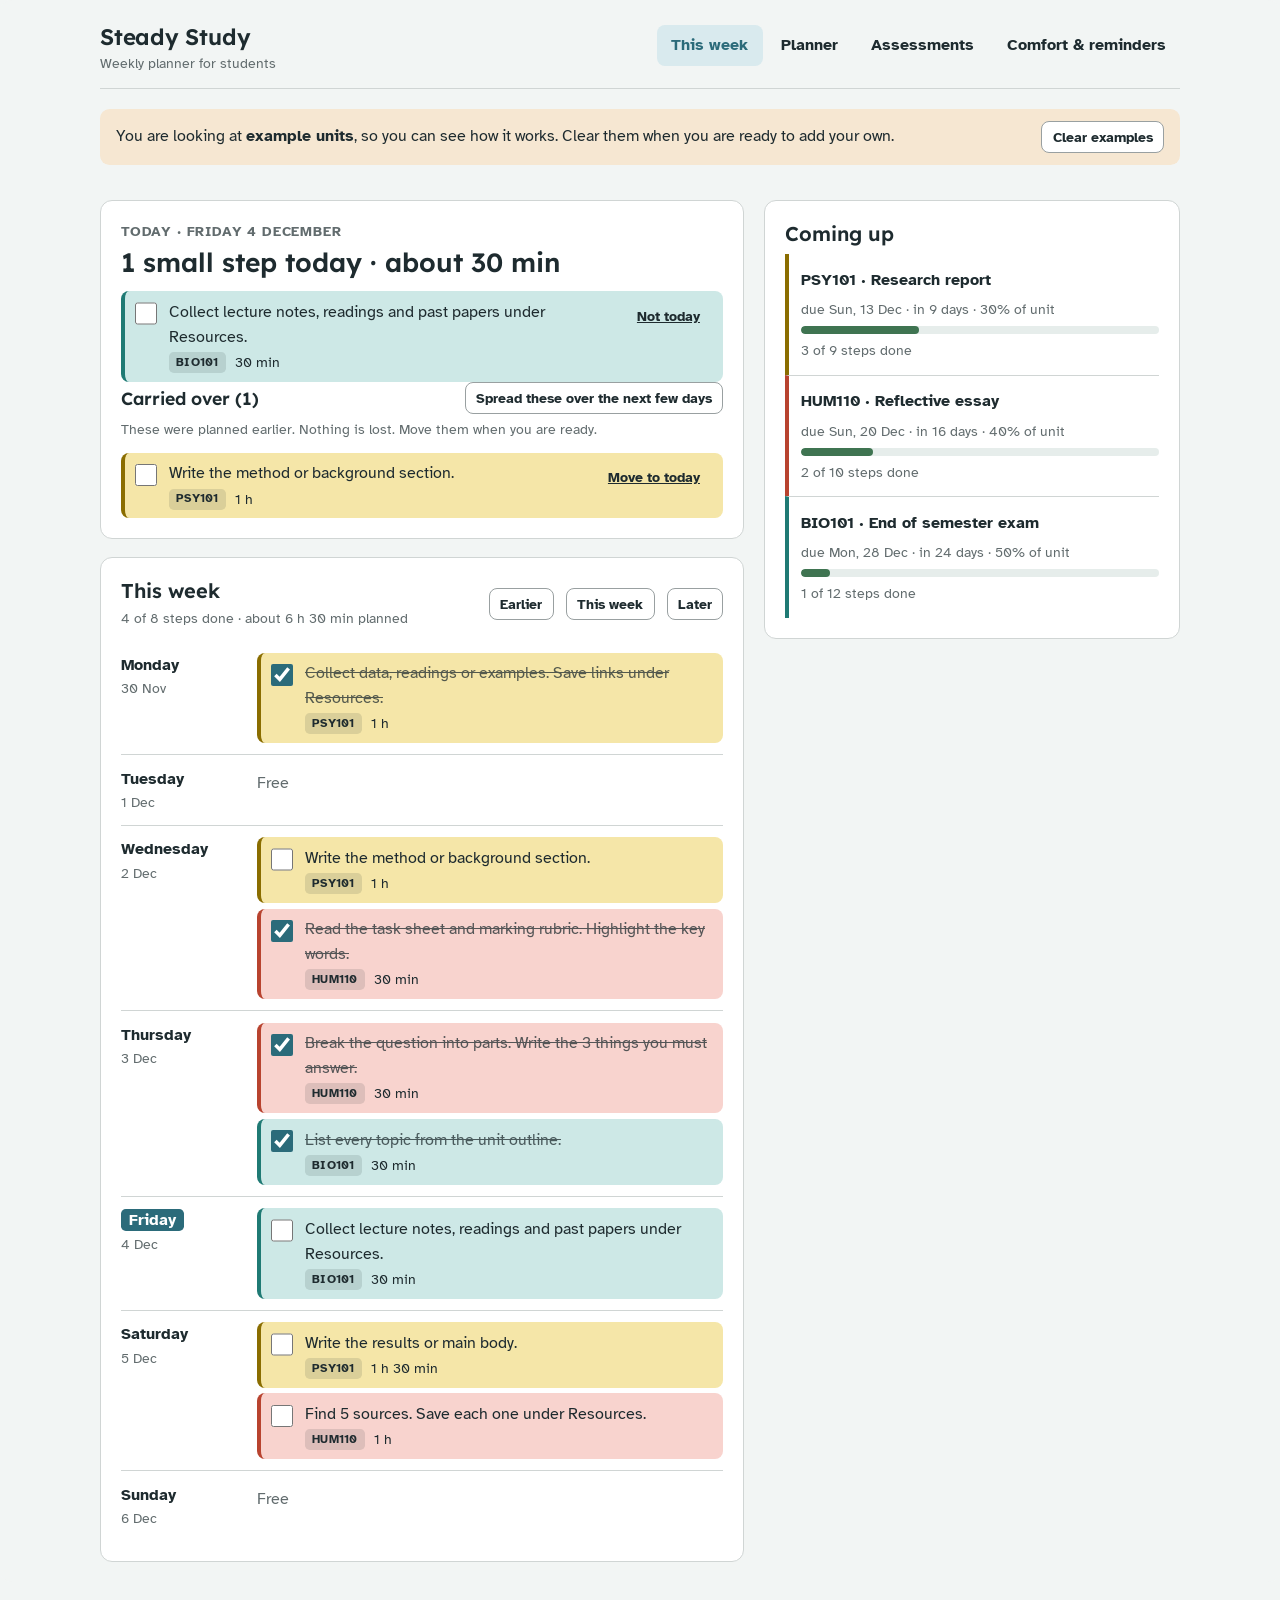
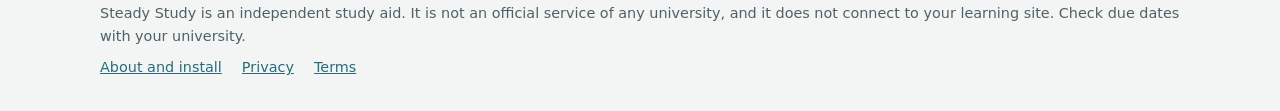
<file: index.html>
<!doctype html>
<html lang="en-AU">
<head>
<meta charset="utf-8">
<meta name="viewport" content="width=device-width, initial-scale=1, viewport-fit=cover">
<meta http-equiv="Content-Security-Policy" content="default-src 'self'; script-src 'self'; style-src 'self' 'unsafe-inline'; img-src 'self' data:; font-src 'self' data:; connect-src 'self'; manifest-src 'self'; worker-src 'self'; base-uri 'none'; form-action 'none'">
<title>Steady Study</title>
<meta name="description" content="A free, private weekly planner that breaks each assessment into small steps. Works offline. No account, no tracking.">
<meta name="theme-color" content="#F2F5F4" media="(prefers-color-scheme: light)">
<meta name="theme-color" content="#111A1C" media="(prefers-color-scheme: dark)">
<meta name="apple-mobile-web-app-capable" content="yes">
<meta name="mobile-web-app-capable" content="yes">
<meta name="apple-mobile-web-app-title" content="Steady Study">
<link rel="manifest" href="manifest.webmanifest">
<link rel="icon" href="icons/favicon.svg" type="image/svg+xml">
<link rel="apple-touch-icon" href="icons/apple-touch-icon.png">
<link rel="stylesheet" href="page.css">
</head>
<body>
<div id="app" class="appwrap"><noscript><p style="padding:1.25rem">Steady Study needs JavaScript to run. Nothing is sent anywhere.</p></noscript></div>
<footer class="pagefoot">
  <p>Steady Study is an independent study aid. It is not an official service of any university, and it does not connect to your learning site. Check due dates with your university.</p>
  <nav aria-label="About this app"><a href="about.html">About and install</a><a href="privacy.html">Privacy</a><a href="terms.html">Terms</a></nav>
</footer>
<script src="app.js" defer></script>
</body>
</html>
</file>
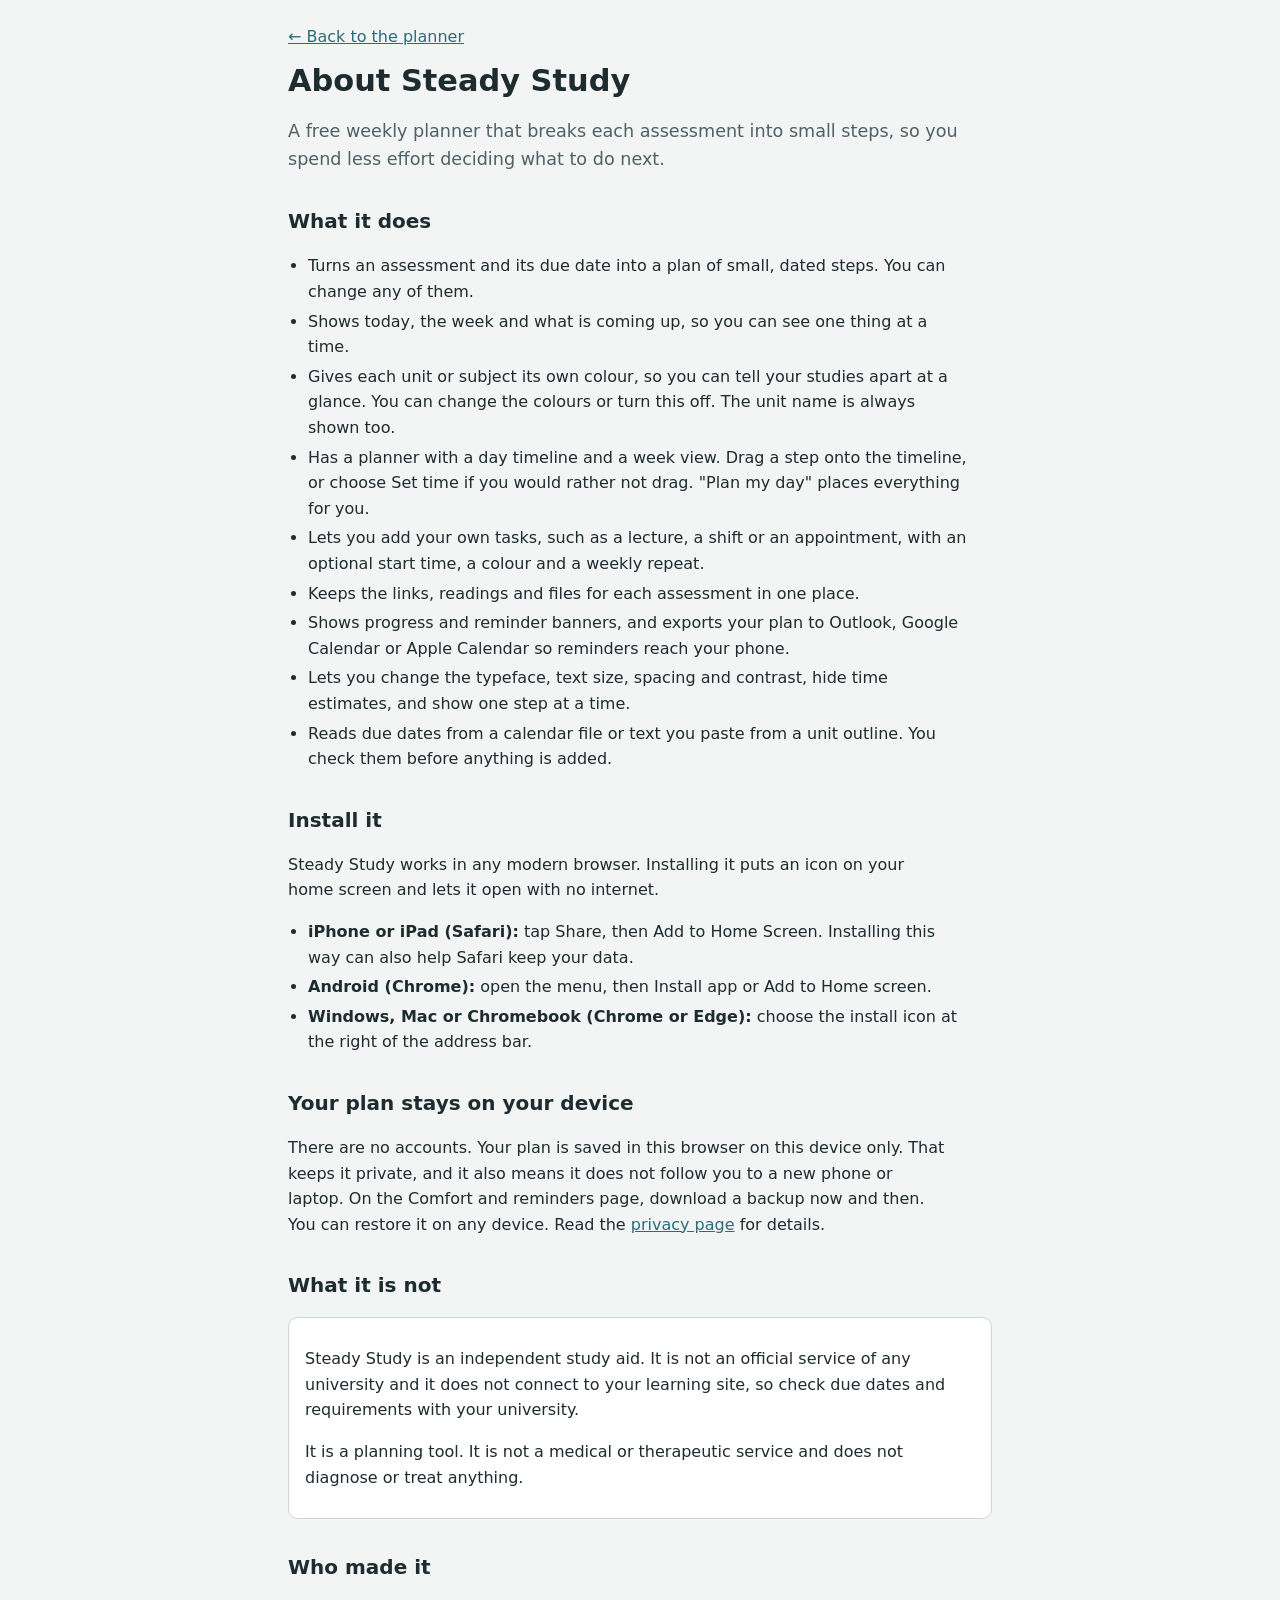
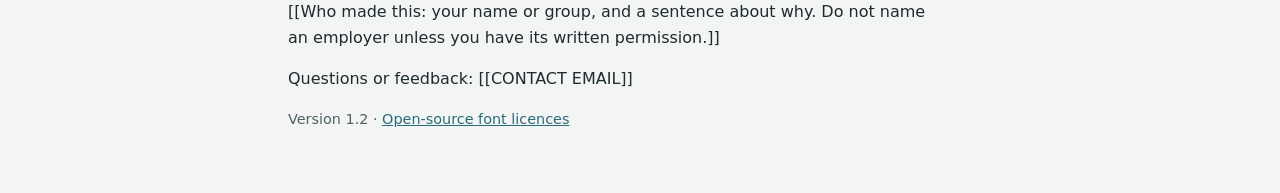
<file: about.html>
<!doctype html>
<html lang="en-AU">
<head>
<meta charset="utf-8">
<meta name="viewport" content="width=device-width, initial-scale=1, viewport-fit=cover">
<meta http-equiv="Content-Security-Policy" content="default-src 'self'; style-src 'self'; img-src 'self' data:; base-uri 'none'; form-action 'none'">
<meta name="theme-color" content="#F2F5F4" media="(prefers-color-scheme: light)">
<meta name="theme-color" content="#111A1C" media="(prefers-color-scheme: dark)">
<link rel="icon" href="icons/favicon.svg" type="image/svg+xml">
<link rel="stylesheet" href="page.css">
<title>About Steady Study</title>
<meta name="description" content="What Steady Study is, how to install it on your phone or computer, and who made it.">
</head>
<body>
<main class="doc">
  <a class="back" href="./">&larr; Back to the planner</a>
  <h1>About Steady Study</h1>
  <p class="lede">A free weekly planner that breaks each assessment into small steps, so you spend less effort deciding what to do next.</p>

  <h2>What it does</h2>
  <ul>
    <li>Turns an assessment and its due date into a plan of small, dated steps. You can change any of them.</li>
    <li>Shows today, the week and what is coming up, so you can see one thing at a time.</li>
    <li>Gives each unit or subject its own colour, so you can tell your studies apart at a glance. You can change the colours or turn this off. The unit name is always shown too.</li>
    <li>Has a planner with a day timeline and a week view. Drag a step onto the timeline, or choose Set time if you would rather not drag. "Plan my day" places everything for you.</li>
    <li>Lets you add your own tasks, such as a lecture, a shift or an appointment, with an optional start time, a colour and a weekly repeat.</li>
    <li>Keeps the links, readings and files for each assessment in one place.</li>
    <li>Shows progress and reminder banners, and exports your plan to Outlook, Google Calendar or Apple Calendar so reminders reach your phone.</li>
    <li>Lets you change the typeface, text size, spacing and contrast, hide time estimates, and show one step at a time.</li>
    <li>Reads due dates from a calendar file or text you paste from a unit outline. You check them before anything is added.</li>
  </ul>

  <h2>Install it</h2>
  <p>Steady Study works in any modern browser. Installing it puts an icon on your home screen and lets it open with no internet.</p>
  <ul>
    <li><strong>iPhone or iPad (Safari):</strong> tap Share, then Add to Home Screen. Installing this way can also help Safari keep your data.</li>
    <li><strong>Android (Chrome):</strong> open the menu, then Install app or Add to Home screen.</li>
    <li><strong>Windows, Mac or Chromebook (Chrome or Edge):</strong> choose the install icon at the right of the address bar.</li>
  </ul>

  <h2>Your plan stays on your device</h2>
  <p>There are no accounts. Your plan is saved in this browser on this device only. That keeps it private, and it also means it does not follow you to a new phone or laptop. On the Comfort and reminders page, download a backup now and then. You can restore it on any device. Read the <a href="privacy.html">privacy page</a> for details.</p>

  <h2>What it is not</h2>
  <div class="callout">
    <p>Steady Study is an independent study aid. It is not an official service of any university and it does not connect to your learning site, so check due dates and requirements with your university.</p>
    <p>It is a planning tool. It is not a medical or therapeutic service and does not diagnose or treat anything.</p>
  </div>

  <h2>Who made it</h2>
  <p>[[Who made this: your name or group, and a sentence about why. Do not name an employer unless you have its written permission.]]</p>
  <p>Questions or feedback: [[CONTACT EMAIL]]</p>
  <p class="updated">Version 1.2 &middot; <a href="licenses.txt">Open-source font licences</a></p>
</main>
</body>
</html>
</file>
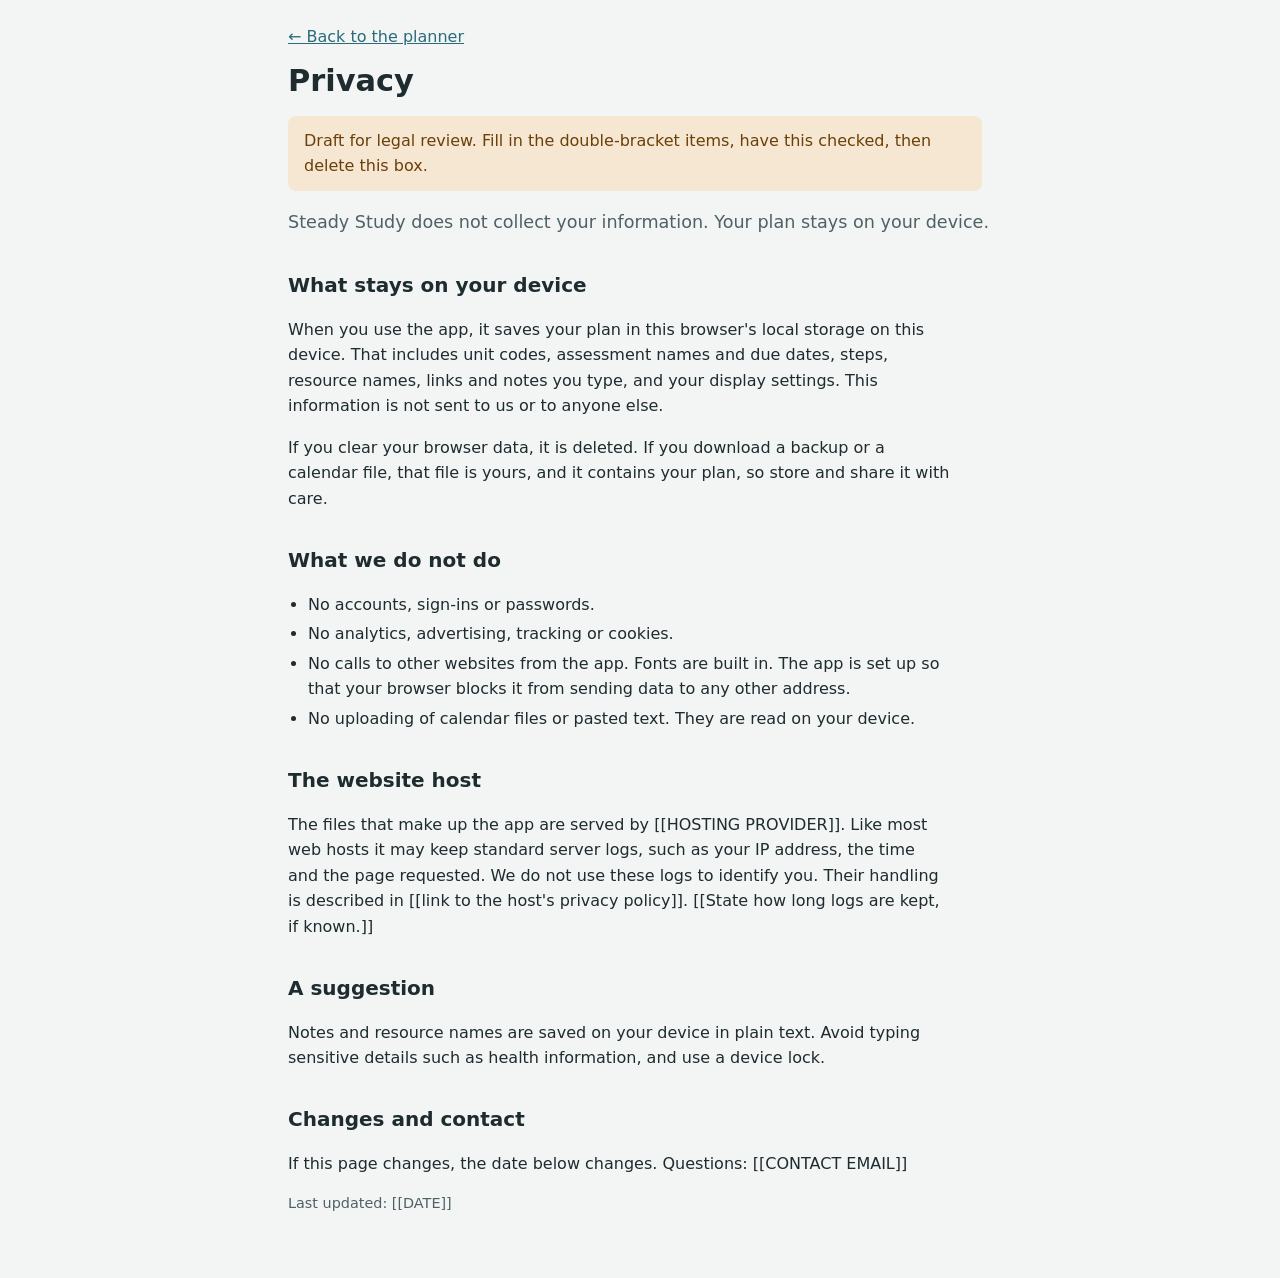
<file: privacy.html>
<!doctype html>
<html lang="en-AU">
<head>
<meta charset="utf-8">
<meta name="viewport" content="width=device-width, initial-scale=1, viewport-fit=cover">
<meta http-equiv="Content-Security-Policy" content="default-src 'self'; style-src 'self'; img-src 'self' data:; base-uri 'none'; form-action 'none'">
<meta name="theme-color" content="#F2F5F4" media="(prefers-color-scheme: light)">
<meta name="theme-color" content="#111A1C" media="(prefers-color-scheme: dark)">
<link rel="icon" href="icons/favicon.svg" type="image/svg+xml">
<link rel="stylesheet" href="page.css">
<title>Privacy - Steady Study</title>
<meta name="description" content="What Steady Study stores, where, and what it does not collect.">
</head>
<body>
<main class="doc">
  <a class="back" href="./">&larr; Back to the planner</a>
  <h1>Privacy</h1>
  <p class="draft">Draft for legal review. Fill in the double-bracket items, have this checked, then delete this box.</p>
  <p class="lede">Steady Study does not collect your information. Your plan stays on your device.</p>

  <h2>What stays on your device</h2>
  <p>When you use the app, it saves your plan in this browser's local storage on this device. That includes unit codes, assessment names and due dates, steps, resource names, links and notes you type, and your display settings. This information is not sent to us or to anyone else.</p>
  <p>If you clear your browser data, it is deleted. If you download a backup or a calendar file, that file is yours, and it contains your plan, so store and share it with care.</p>

  <h2>What we do not do</h2>
  <ul>
    <li>No accounts, sign-ins or passwords.</li>
    <li>No analytics, advertising, tracking or cookies.</li>
    <li>No calls to other websites from the app. Fonts are built in. The app is set up so that your browser blocks it from sending data to any other address.</li>
    <li>No uploading of calendar files or pasted text. They are read on your device.</li>
  </ul>

  <h2>The website host</h2>
  <p>The files that make up the app are served by [[HOSTING PROVIDER]]. Like most web hosts it may keep standard server logs, such as your IP address, the time and the page requested. We do not use these logs to identify you. Their handling is described in [[link to the host's privacy policy]]. [[State how long logs are kept, if known.]]</p>

  <h2>A suggestion</h2>
  <p>Notes and resource names are saved on your device in plain text. Avoid typing sensitive details such as health information, and use a device lock.</p>

  <h2>Changes and contact</h2>
  <p>If this page changes, the date below changes. Questions: [[CONTACT EMAIL]]</p>
  <p class="updated">Last updated: [[DATE]]</p>
</main>
</body>
</html>
</file>
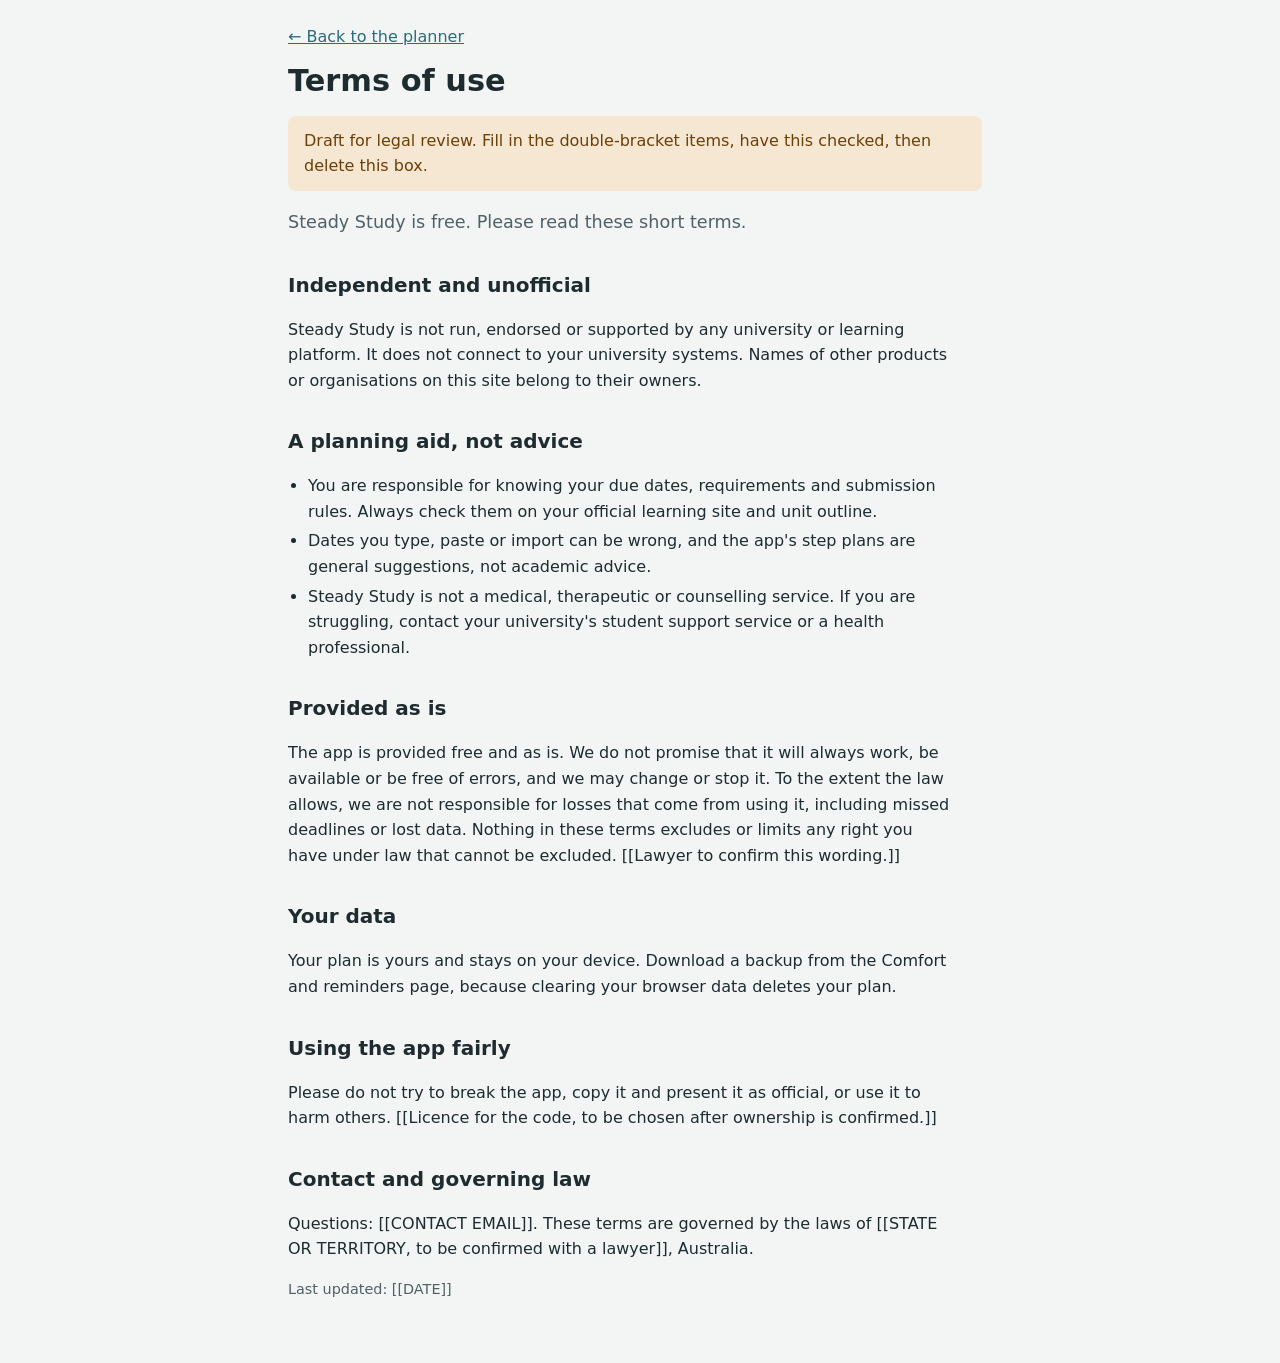
<file: terms.html>
<!doctype html>
<html lang="en-AU">
<head>
<meta charset="utf-8">
<meta name="viewport" content="width=device-width, initial-scale=1, viewport-fit=cover">
<meta http-equiv="Content-Security-Policy" content="default-src 'self'; style-src 'self'; img-src 'self' data:; base-uri 'none'; form-action 'none'">
<meta name="theme-color" content="#F2F5F4" media="(prefers-color-scheme: light)">
<meta name="theme-color" content="#111A1C" media="(prefers-color-scheme: dark)">
<link rel="icon" href="icons/favicon.svg" type="image/svg+xml">
<link rel="stylesheet" href="page.css">
<title>Terms - Steady Study</title>
<meta name="description" content="The terms for using Steady Study.">
</head>
<body>
<main class="doc">
  <a class="back" href="./">&larr; Back to the planner</a>
  <h1>Terms of use</h1>
  <p class="draft">Draft for legal review. Fill in the double-bracket items, have this checked, then delete this box.</p>
  <p class="lede">Steady Study is free. Please read these short terms.</p>

  <h2>Independent and unofficial</h2>
  <p>Steady Study is not run, endorsed or supported by any university or learning platform. It does not connect to your university systems. Names of other products or organisations on this site belong to their owners.</p>

  <h2>A planning aid, not advice</h2>
  <ul>
    <li>You are responsible for knowing your due dates, requirements and submission rules. Always check them on your official learning site and unit outline.</li>
    <li>Dates you type, paste or import can be wrong, and the app's step plans are general suggestions, not academic advice.</li>
    <li>Steady Study is not a medical, therapeutic or counselling service. If you are struggling, contact your university's student support service or a health professional.</li>
  </ul>

  <h2>Provided as is</h2>
  <p>The app is provided free and as is. We do not promise that it will always work, be available or be free of errors, and we may change or stop it. To the extent the law allows, we are not responsible for losses that come from using it, including missed deadlines or lost data. Nothing in these terms excludes or limits any right you have under law that cannot be excluded. [[Lawyer to confirm this wording.]]</p>

  <h2>Your data</h2>
  <p>Your plan is yours and stays on your device. Download a backup from the Comfort and reminders page, because clearing your browser data deletes your plan.</p>

  <h2>Using the app fairly</h2>
  <p>Please do not try to break the app, copy it and present it as official, or use it to harm others. [[Licence for the code, to be chosen after ownership is confirmed.]]</p>

  <h2>Contact and governing law</h2>
  <p>Questions: [[CONTACT EMAIL]]. These terms are governed by the laws of [[STATE OR TERRITORY, to be confirmed with a lawyer]], Australia.</p>
  <p class="updated">Last updated: [[DATE]]</p>
</main>
</body>
</html>
</file>
<file: page.css>
/* Page chrome for the app shell and the About, Privacy and Terms pages. */
:root {
  --page-bg: #F2F5F4; --page-surface: #FFFFFF; --page-fg: #1E2B2F; --page-muted: #4F6166;
  --page-line: #CBD6D6; --page-accent: #2B6B7A; --page-warn-bg: #F6E7D2; --page-warn-fg: #6B3F08;
  --page-focus: #1A55C7;
  color-scheme: light dark;
}
@media (prefers-color-scheme: dark) {
  :root {
    --page-bg: #111A1C; --page-surface: #182427; --page-fg: #E4ECEC; --page-muted: #A9BDBF;
    --page-line: #2C4044; --page-accent: #7CC0CE; --page-warn-bg: #3A2C18; --page-warn-fg: #F0C48C;
    --page-focus: #8FB4FF;
  }
}
html, body { margin: 0; background: var(--page-bg); color: var(--page-fg); }
body { font-family: 'Segoe UI', system-ui, -apple-system, sans-serif; line-height: 1.6; }
.appwrap { padding: env(safe-area-inset-top, 0px) env(safe-area-inset-right, 0px) 0 env(safe-area-inset-left, 0px); }
.pagefoot { max-width: 1080px; margin: 0 auto; padding: 1.25rem 1.25rem calc(2rem + env(safe-area-inset-bottom, 0px)); color: var(--page-muted); font-size: .9rem; }
.pagefoot p { margin: 0 0 .5rem; }
.pagefoot nav { display: flex; flex-wrap: wrap; gap: .25rem 1.25rem; }
a { color: var(--page-accent); }
a:focus-visible, button:focus-visible { outline: 3px solid var(--page-focus); outline-offset: 2px; border-radius: 4px; }
.doc { max-width: 44rem; margin: 0 auto; padding: calc(1.5rem + env(safe-area-inset-top, 0px)) max(1.25rem, env(safe-area-inset-right, 0px)) calc(3rem + env(safe-area-inset-bottom, 0px)) max(1.25rem, env(safe-area-inset-left, 0px)); }
.doc h1 { font-size: 1.9rem; line-height: 1.25; margin: .25rem 0 .5rem; text-wrap: balance; }
.doc h2 { font-size: 1.25rem; margin: 2rem 0 .5rem; text-wrap: balance; }
.doc p, .doc li { max-width: 65ch; }
.doc ul { padding-left: 1.25rem; }
.doc li { margin: .25rem 0; }
.doc .back { display: inline-block; margin-bottom: .5rem; }
.doc .lede { font-size: 1.1rem; color: var(--page-muted); }
.doc .draft { background: var(--page-warn-bg); color: var(--page-warn-fg); border-radius: .5rem; padding: .75rem 1rem; margin: 1rem 0; }
.doc .callout { background: var(--page-surface); border: 1px solid var(--page-line); border-radius: .6rem; padding: .75rem 1rem; margin: 1rem 0; }
.doc code { background: var(--page-surface); border: 1px solid var(--page-line); border-radius: .25rem; padding: 0 .3rem; }
.doc .updated { color: var(--page-muted); font-size: .9rem; }
</file>
